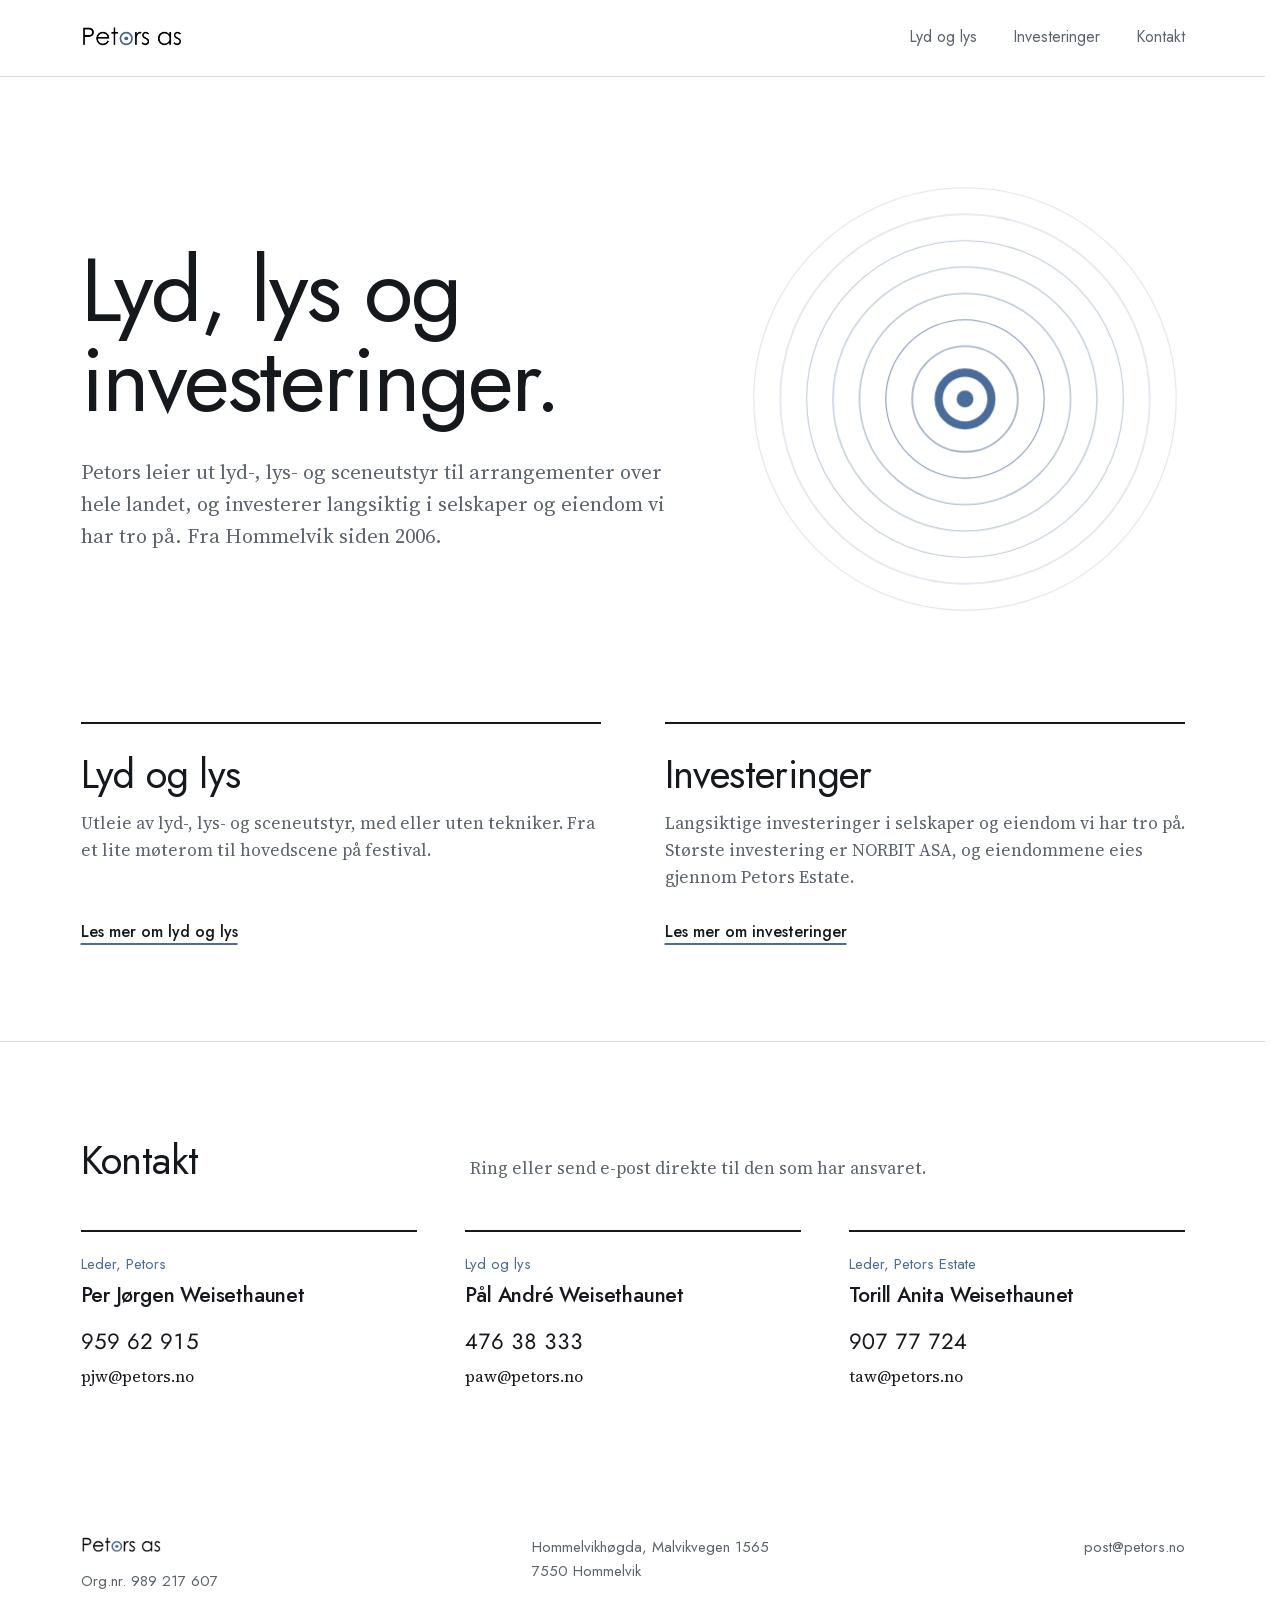
<file: index.html>
<!doctype html>
<html lang="nb">
<head>
<meta charset="utf-8">
<meta name="viewport" content="width=device-width,initial-scale=1">
<title>Petors — lyd, lys og investeringer</title>
<meta name="description" content="Petors leier ut lyd-, lys- og sceneutstyr og investerer langsiktig i selskaper og eiendom vi har tro på. Hommelvik, siden 2006.">
<link rel="icon" href="mark.svg" type="image/svg+xml">
<link rel="canonical" href="https://paalis.github.io/Petors/">
<meta property="og:type" content="website">
<meta property="og:site_name" content="Petors">
<meta property="og:locale" content="nb_NO">
<meta property="og:title" content="Petors — lyd, lys og investeringer">
<meta property="og:description" content="Petors leier ut lyd-, lys- og sceneutstyr og investerer langsiktig i selskaper og eiendom vi har tro på. Hommelvik, siden 2006.">
<meta property="og:url" content="https://paalis.github.io/Petors/">
<meta property="og:image" content="https://paalis.github.io/Petors/img/og.jpg">
<meta property="og:image:width" content="1200">
<meta property="og:image:height" content="630">
<meta property="og:image:alt" content="Petors-merket med teksten Lyd, lys og investeringer.">
<meta name="twitter:card" content="summary_large_image">
<script type="application/ld+json">
{
 "@context": "https://schema.org",
 "@type": "Organization",
 "name": "Petors AS",
 "url": "https://paalis.github.io/Petors/",
 "logo": "https://paalis.github.io/Petors/logo.webp",
 "image": "https://paalis.github.io/Petors/img/og.jpg",
 "foundingDate": "2006-02-11",
 "taxID": "989217607",
 "email": "post@petors.no",
 "address": {
  "@type": "PostalAddress",
  "streetAddress": "Hommelvikhøgda, Malvikvegen 1565",
  "postalCode": "7550",
  "addressLocality": "Hommelvik",
  "addressCountry": "NO"
 },
 "contactPoint": [
  {
   "@type": "ContactPoint",
   "contactType": "Lyd og lys",
   "telephone": "+47 476 38 333",
   "email": "paw@petors.no",
   "areaServed": "NO",
   "availableLanguage": "nb"
  },
  {
   "@type": "ContactPoint",
   "contactType": "Investeringer",
   "telephone": "+47 959 62 915",
   "email": "pjw@petors.no",
   "areaServed": "NO",
   "availableLanguage": "nb"
  },
  {
   "@type": "ContactPoint",
   "contactType": "Eiendom",
   "telephone": "+47 907 77 724",
   "email": "taw@petors.no",
   "areaServed": "NO",
   "availableLanguage": "nb"
  }
 ]
}
</script>
<link rel="preload" href="fonts/jost-latin.woff2" as="font" type="font/woff2" crossorigin>
<link rel="preload" href="fonts/source-serif-4-latin.woff2" as="font" type="font/woff2" crossorigin>
<script>
  // intro: én gang per besøk, ikke ved redusert bevegelse
  try{if(!sessionStorage.getItem('petors-intro')&&!matchMedia('(prefers-reduced-motion: reduce)').matches)document.documentElement.classList.add('intro-playing','intro-waves')}catch(e){}
</script>
<link rel="stylesheet" href="styles.css?v=10">
<style>
  .hero{padding:clamp(48px,8vw,104px) 0 clamp(56px,8vw,104px)}
  .hero .wrap{display:grid;grid-template-columns:minmax(0,7fr) minmax(0,5fr);gap:48px;align-items:center}
  .hero h1{margin-bottom:32px}
  .hero .rings{max-width:460px;justify-self:end}

  .doors .wrap{display:grid;grid-template-columns:repeat(2,minmax(0,1fr));gap:48px 64px}
  .door{border-top:2px solid var(--ink);padding-top:28px;display:flex;flex-direction:column}
  .door h2{margin-bottom:14px}
  .door h2 a{text-decoration:none}
  .door h2 a:hover{color:var(--blue)}
  .door > p{color:var(--ink-2);margin-bottom:28px}
  .door .link{margin-top:auto;align-self:flex-start}

  @media (max-width:900px){
    .hero .wrap{grid-template-columns:1fr;gap:8px}
    .hero{padding-top:32px}
    .hero .rings{order:-1;max-width:180px;justify-self:start;margin-bottom:24px}
    .doors .wrap{grid-template-columns:1fr;gap:64px}
  }
  .door-visual{display:none}
  @media (max-width:600px){
    /* første skjerm: merket stort i toppen, overskriften nederst */
    .hero{position:relative;overflow:hidden;padding:0}
    .hero .wrap{min-height:min(calc(100svh - 60px - 64px - env(safe-area-inset-bottom)),720px);align-content:end;padding-bottom:40px}
    .hero .rings{position:absolute;top:-80px;right:-150px;width:500px;max-width:none;margin:0;
      -webkit-mask-image:linear-gradient(to bottom,#000 50%,transparent 88%);mask-image:linear-gradient(to bottom,#000 50%,transparent 88%)}
    .hero h1{font-size:clamp(48px,15vw,64px);margin-bottom:20px}

    /* inngangene som kort; hele kortet kan trykkes */
    .doors .wrap{gap:16px}
    .door{position:relative;border-top:0;padding:0;background:var(--mist);border-radius:20px;overflow:hidden}
    .door > :not(.door-visual){margin-left:22px;margin-right:22px}
    .door h2{margin-top:22px;margin-bottom:8px;font-size:32px}
    .door h2 a::after{content:"";position:absolute;inset:0;border-radius:20px}
    .door > p{margin-bottom:6px;font-size:16px}
    .door .link{margin-bottom:14px}
    .door-visual{display:block;height:168px;background:#e3e8ee}
    .door-visual img{width:100%;height:100%;object-fit:cover}
    .door-visual--rings{background:var(--rings) no-repeat 50% 50%/300px,#e3e8ee}
    .door:active{background:#e6eaef}
  }
  /* intro: merket tegnes midt på skjermen og glir på plass i hero */
  .intro{display:none}
  .intro-playing .intro{display:block;position:fixed;inset:0;z-index:100;background:var(--paper);cursor:pointer}
  .intro svg{position:absolute;overflow:visible}
  .intro-waves .rings .wave{animation-play-state:paused}
  .intro-playing .hero .rings .mark,.intro-playing .hero .rings .core{opacity:0}
  html{scrollbar-gutter:stable}
  .intro-playing body{overflow:hidden}
</style>
</head>
<body>

<div class="intro" aria-hidden="true">
  <svg viewBox="0 0 600 600">
    <circle class="mark" cx="300" cy="300" r="36" fill="none" stroke="#4a6c9b" stroke-width="11" transform="rotate(-90 300 300)"/>
    <circle class="core" cx="300" cy="300" r="11.5" fill="#4a6c9b"/>
  </svg>
</div>

<nav class="site-nav" aria-label="Hovedmeny">
  <div class="wrap">
    <a href="index.html" class="brand"><img src="logo.webp" width="400" height="110" alt="Petors as – til forsiden"></a>
    <div class="nav-links">
      <a href="lyd-og-lys.html">Lyd og lys</a>
      <a href="investeringer.html">Investeringer</a>
      <a href="kontakt.html">Kontakt</a>
    </div>
  </div>
</nav>

<main>
  <header class="hero">
    <div class="wrap">
      <div>
        <h1>Lyd, lys og investeringer.</h1>
        <p class="lede">Petors leier ut lyd-, lys- og sceneutstyr til arrangementer over hele landet, og investerer langsiktig i selskaper og eiendom vi har tro på. Fra Hommelvik siden 2006.</p>
      </div>
      <svg class="rings" viewBox="0 0 600 600" aria-hidden="true">
        <circle class="wave" cx="300" cy="300" r="288" style="--i:6;--o:.18"/>
        <circle class="wave" cx="300" cy="300" r="252" style="--i:5;--o:.26"/>
        <circle class="wave" cx="300" cy="300" r="216" style="--i:4;--o:.34"/>
        <circle class="wave" cx="300" cy="300" r="180" style="--i:3;--o:.44"/>
        <circle class="wave" cx="300" cy="300" r="144" style="--i:2;--o:.54"/>
        <circle class="wave" cx="300" cy="300" r="108" style="--i:1;--o:.66"/>
        <circle class="wave" cx="300" cy="300" r="72"  style="--i:0;--o:.8"/>
        <circle class="mark" cx="300" cy="300" r="36" stroke-width="11"/>
        <circle class="core" cx="300" cy="300" r="11.5"/>
      </svg>
    </div>
  </header>

  <section class="doors" aria-label="Våre virksomheter">
    <div class="wrap">
      <article class="door">
        <div class="door-visual door-visual--rings" aria-hidden="true"></div>
        <h2><a href="lyd-og-lys.html">Lyd og lys</a></h2>
        <p>Utleie av lyd-, lys- og sceneutstyr, med eller uten tekniker. Fra et lite møterom til hovedscene på festival.</p>
        <a class="link" href="lyd-og-lys.html">Les mer om lyd og lys</a>
      </article>

      <article class="door">
        <div class="door-visual" aria-hidden="true"><img src="img/dbc.webp" width="1000" height="580" alt="" loading="lazy"></div>
        <h2><a href="investeringer.html">Investeringer</a></h2>
        <p>Langsiktige investeringer i selskaper og eiendom vi har tro på. Største investering er NORBIT ASA, og eiendommene eies gjennom Petors Estate.</p>
        <a class="link" href="investeringer.html">Les mer om investeringer</a>
      </article>
    </div>
  </section>

  <section class="section" style="margin-top:clamp(56px,8vw,96px)">
    <div class="wrap">
      <div class="section-head">
        <h2>Kontakt</h2>
        <p>Ring eller send e-post direkte til den som har ansvaret.</p>
      </div>
      <div class="people">
        <div class="person">
          <div class="role">Leder, Petors</div>
          <h3>Per Jørgen Weisethaunet</h3>
          <a class="tel" href="tel:+4795962915">959 62 915</a>
          <a href="mailto:pjw@petors.no">pjw@petors.no</a>
        </div>
        <div class="person">
          <div class="role">Lyd og lys</div>
          <h3>Pål André Weisethaunet</h3>
          <a class="tel" href="tel:+4747638333">476 38 333</a>
          <a href="mailto:paw@petors.no">paw@petors.no</a>
        </div>
        <div class="person">
          <div class="role">Leder, Petors Estate</div>
          <h3>Torill Anita Weisethaunet</h3>
          <a class="tel" href="tel:+4790777724">907 77 724</a>
          <a href="mailto:taw@petors.no">taw@petors.no</a>
        </div>
      </div>
    </div>
  </section>
</main>

<footer class="site-foot">
  <div class="wrap">
    <div>
      <img src="logo.webp" width="400" height="110" alt="Petors as">
      <div>Org.nr. 989 217 607</div>
    </div>
    <address>Hommelvikhøgda, Malvikvegen 1565<br>7550 Hommelvik</address>
    <div><a href="mailto:post@petors.no">post@petors.no</a></div>
  </div>
</footer>

<script>
(function(){
  var root=document.documentElement;
  if(!root.classList.contains('intro-playing'))return;
  var ov=document.querySelector('.intro'),svg=ov.querySelector('svg'),
      ring=svg.querySelector('.mark'),dot=svg.querySelector('.core'),
      hero=document.querySelector('.hero .rings'),done=false,anims=[];
  var SMOOTH='cubic-bezier(.22,1,.36,1)';          // myk utbremsing
  function finish(){
    if(done)return;done=true;
    anims.forEach(function(a){a.cancel()});
    try{sessionStorage.setItem('petors-intro','1')}catch(e){}
    root.classList.remove('intro-playing','intro-waves');ov.remove();
  }
  if(!ov.animate||!hero){finish();return}
  ov.addEventListener('click',finish);
  addEventListener('keydown',finish,{once:true});

  // merket tegnes stort og skaleres ned til hero-størrelse, så det holder seg skarpt
  var cx=innerWidth/2,cy=innerHeight/2,heroW=hero.getBoundingClientRect().width;
  var big=Math.max(heroW,Math.min(3,130/(heroW*83/600))*heroW);  // merket ca. 130 px bredt midt på
  svg.style.width=svg.style.height=big+'px';
  svg.style.left=(cx-big/2)+'px';svg.style.top=(cy-big/2)+'px';
  svg.style.willChange='transform';

  var C=2*Math.PI*36;
  dot.style.transformOrigin='300px 300px';
  anims.push(dot.animate([{opacity:0,transform:'scale(.5)'},{opacity:1,transform:'scale(1)'}],
    {duration:600,easing:SMOOTH,fill:'both'}));
  anims.push(ring.animate([{strokeDasharray:C,strokeDashoffset:C},{strokeDasharray:C,strokeDashoffset:0}],
    {duration:750,delay:80,easing:SMOOTH,fill:'both'}));

  // bevegelse og fade starter samtidig som ringen lukker seg, og slutter likt
  var wait=new Promise(function(r){setTimeout(r,620)});
  var fonts=document.fonts?document.fonts.ready:Promise.resolve();
  Promise.all([wait,Promise.race([fonts,new Promise(function(r){setTimeout(r,900)})])]).then(function(){
    if(done)return;
    var r=hero.getBoundingClientRect();
    var onScreen=r.bottom>0&&r.top<innerHeight;
    var D=900;
    if(onScreen){
      var dx=r.left+r.width/2-cx,dy=r.top+r.height/2-cy;
      anims.push(svg.animate([{transform:'none'},{transform:'translate('+dx+'px,'+dy+'px) scale('+(r.width/big)+')'}],
        {duration:D,easing:'cubic-bezier(.6,0,.2,1)',fill:'forwards'}));
      // ringene i hero starter mens merket setter seg
      setTimeout(function(){root.classList.remove('intro-waves')},D-250);
    } else {
      anims.push(svg.animate([{opacity:1},{opacity:0}],{duration:D,easing:'ease-out',fill:'forwards'}));
    }
    var fade=ov.animate([{backgroundColor:'rgba(255,255,255,1)'},{backgroundColor:'rgba(255,255,255,0)'}],
      {duration:D-200,delay:200,easing:'cubic-bezier(.4,0,.2,1)',fill:'forwards'});
    anims.push(fade);
    fade.onfinish=finish;
  });
})();
</script>
<script>
// merket i hero følger musen litt, og ringene sprer seg når man scroller
(function(){
  if(matchMedia('(prefers-reduced-motion: reduce)').matches)return;
  var svg=document.querySelector('.hero .rings');if(!svg)return;
  var root=document.documentElement,
      mark=svg.querySelector('.mark'),core=svg.querySelector('.core'),
      waves=[].slice.call(svg.querySelectorAll('.wave')),
      base=waves.map(function(w){return +w.getAttribute('r')});
  var tx=0,ty=0,ts=0,x=0,y=0,s=0,raf=0;

  function kick(){if(!raf)raf=requestAnimationFrame(step)}
  function step(){
    raf=0;
    // under introen står merket i ro; etterpå glir det mykt mot musen
    if(root.classList.contains('intro-playing')){kick();return}
    x+=(tx-x)*.08;y+=(ty-y)*.08;s+=(ts-s)*.12;
    {
      core.setAttribute('cx',300+x*16);core.setAttribute('cy',300+y*16);
      mark.setAttribute('cx',300+x*9);mark.setAttribute('cy',300+y*9);
      waves.forEach(function(w,i){
        var depth=1-base[i]/300;                         // indre ringer beveger seg mest
        w.setAttribute('cx',300+x*10*depth);w.setAttribute('cy',300+y*10*depth);
        w.setAttribute('r',base[i]*(1+s*.45*(base[i]/300)));
      });
    }
    if(Math.abs(tx-x)>.001||Math.abs(ty-y)>.001||Math.abs(ts-s)>.001)kick();
  }

  addEventListener('pointermove',function(e){
    if(e.pointerType!=='mouse')return;
    var r=svg.getBoundingClientRect(),dx=e.clientX-(r.left+r.width/2),dy=e.clientY-(r.top+r.height/2),
        d=Math.hypot(dx,dy)||1,k=Math.min(1,d/700);
    tx=dx/d*k;ty=dy/d*k;kick();
  },{passive:true});
  document.addEventListener('mouseleave',function(){tx=ty=0;kick()});
  function onScroll(){ts=Math.min(1,Math.max(0,scrollY/(innerHeight*.8)));kick()}
  addEventListener('scroll',onScroll,{passive:true});
  onScroll();
})();
</script>
</body>
</html>
</file>
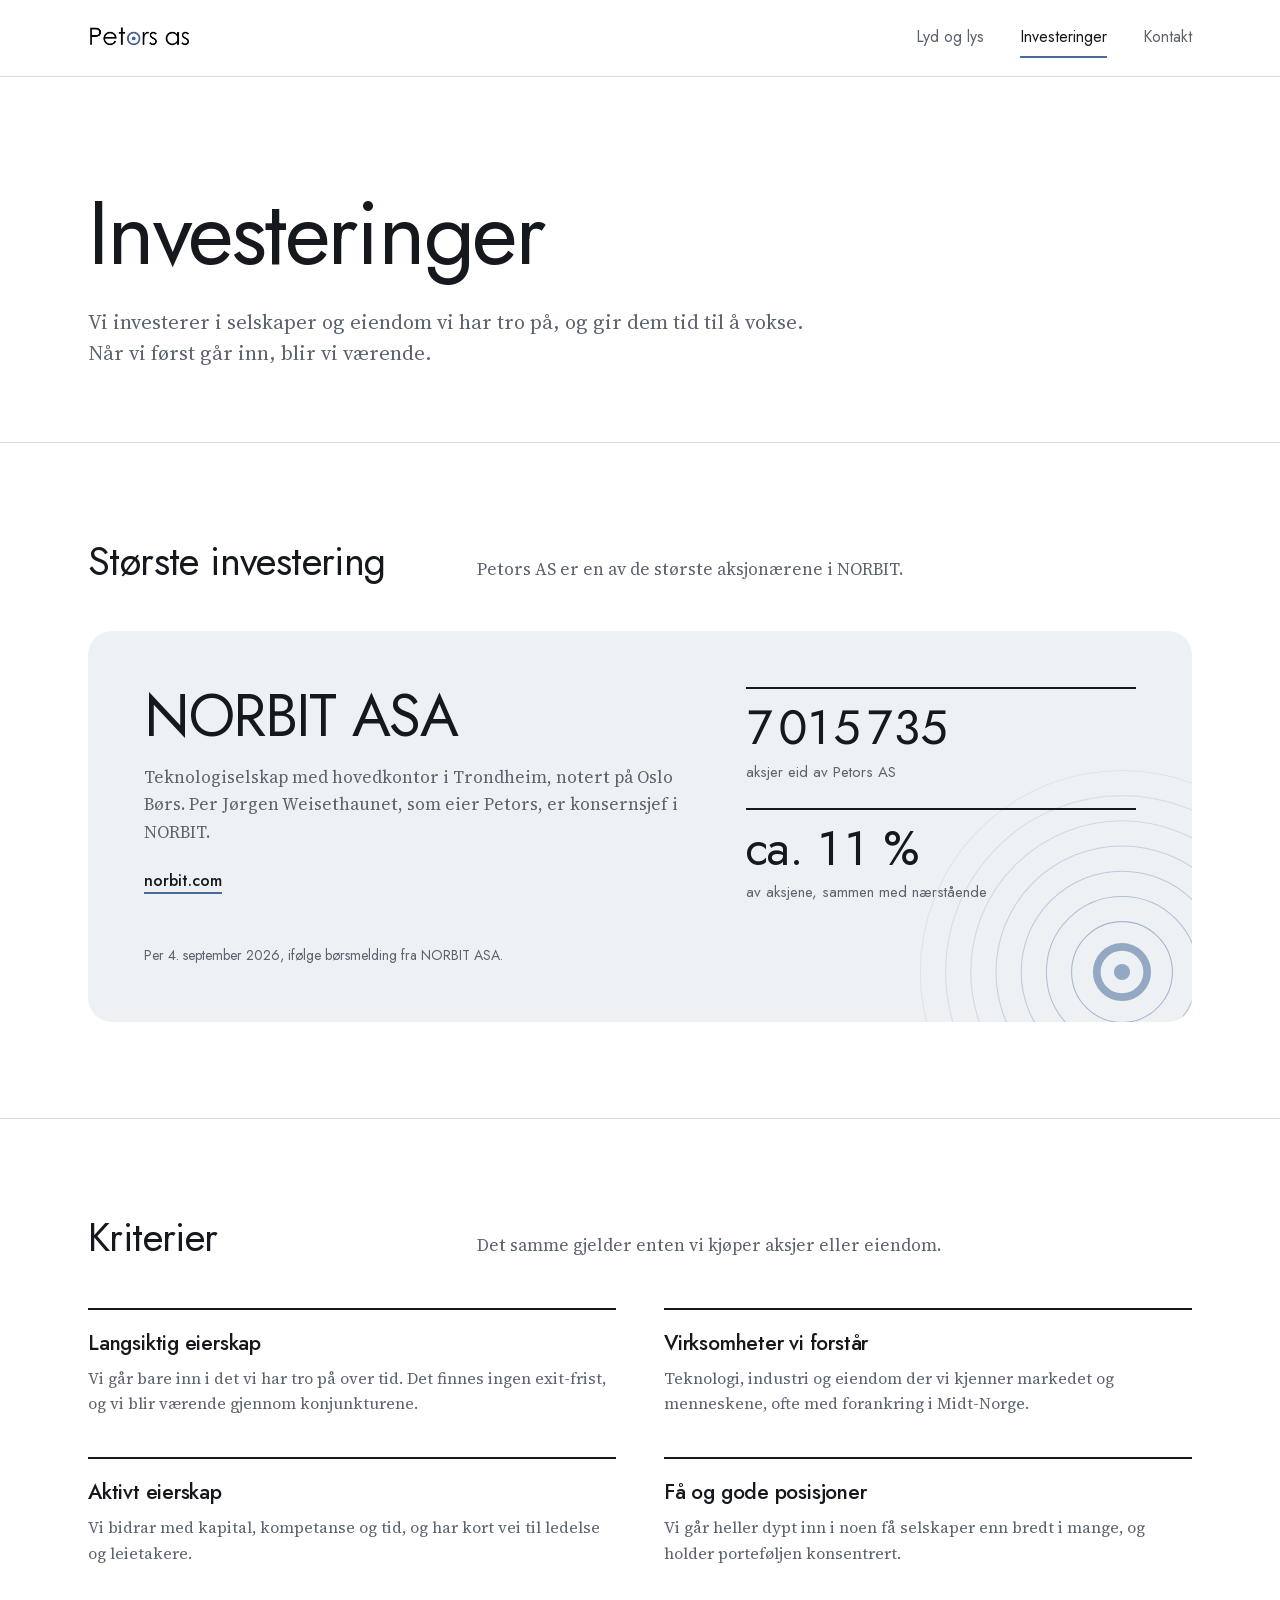
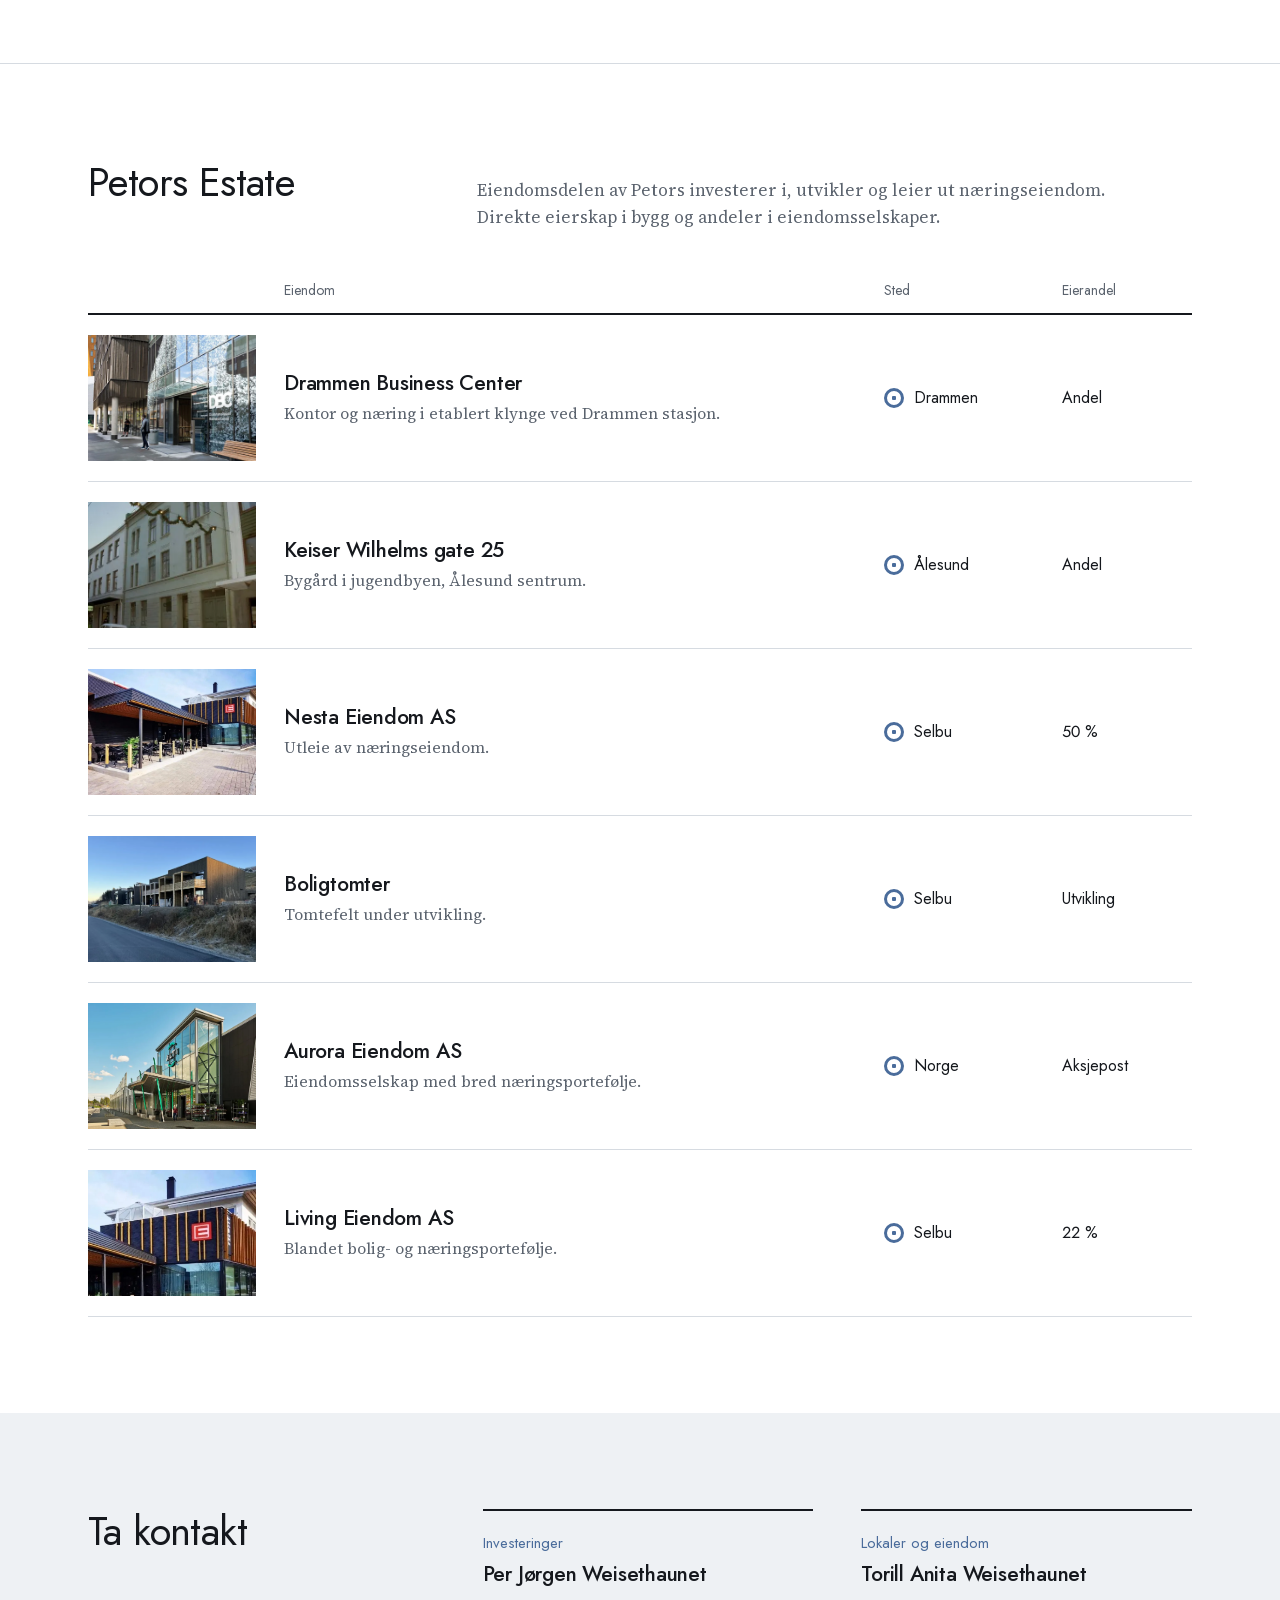
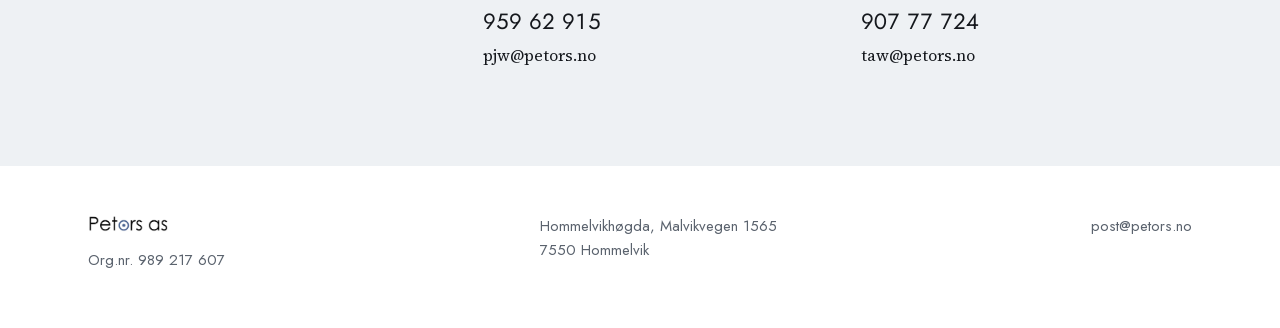
<file: eiendom.html>
<!doctype html>
<html lang="no">
<head>
<meta charset="utf-8">
<title>Investeringer — Petors</title>
<meta http-equiv="refresh" content="0; url=investeringer.html#eiendom">
<link rel="canonical" href="investeringer.html">
</head>
<body>
<p>Eiendom har flyttet til <a href="investeringer.html#eiendom">Investeringer</a>.</p>
</body>
</html>
</file>
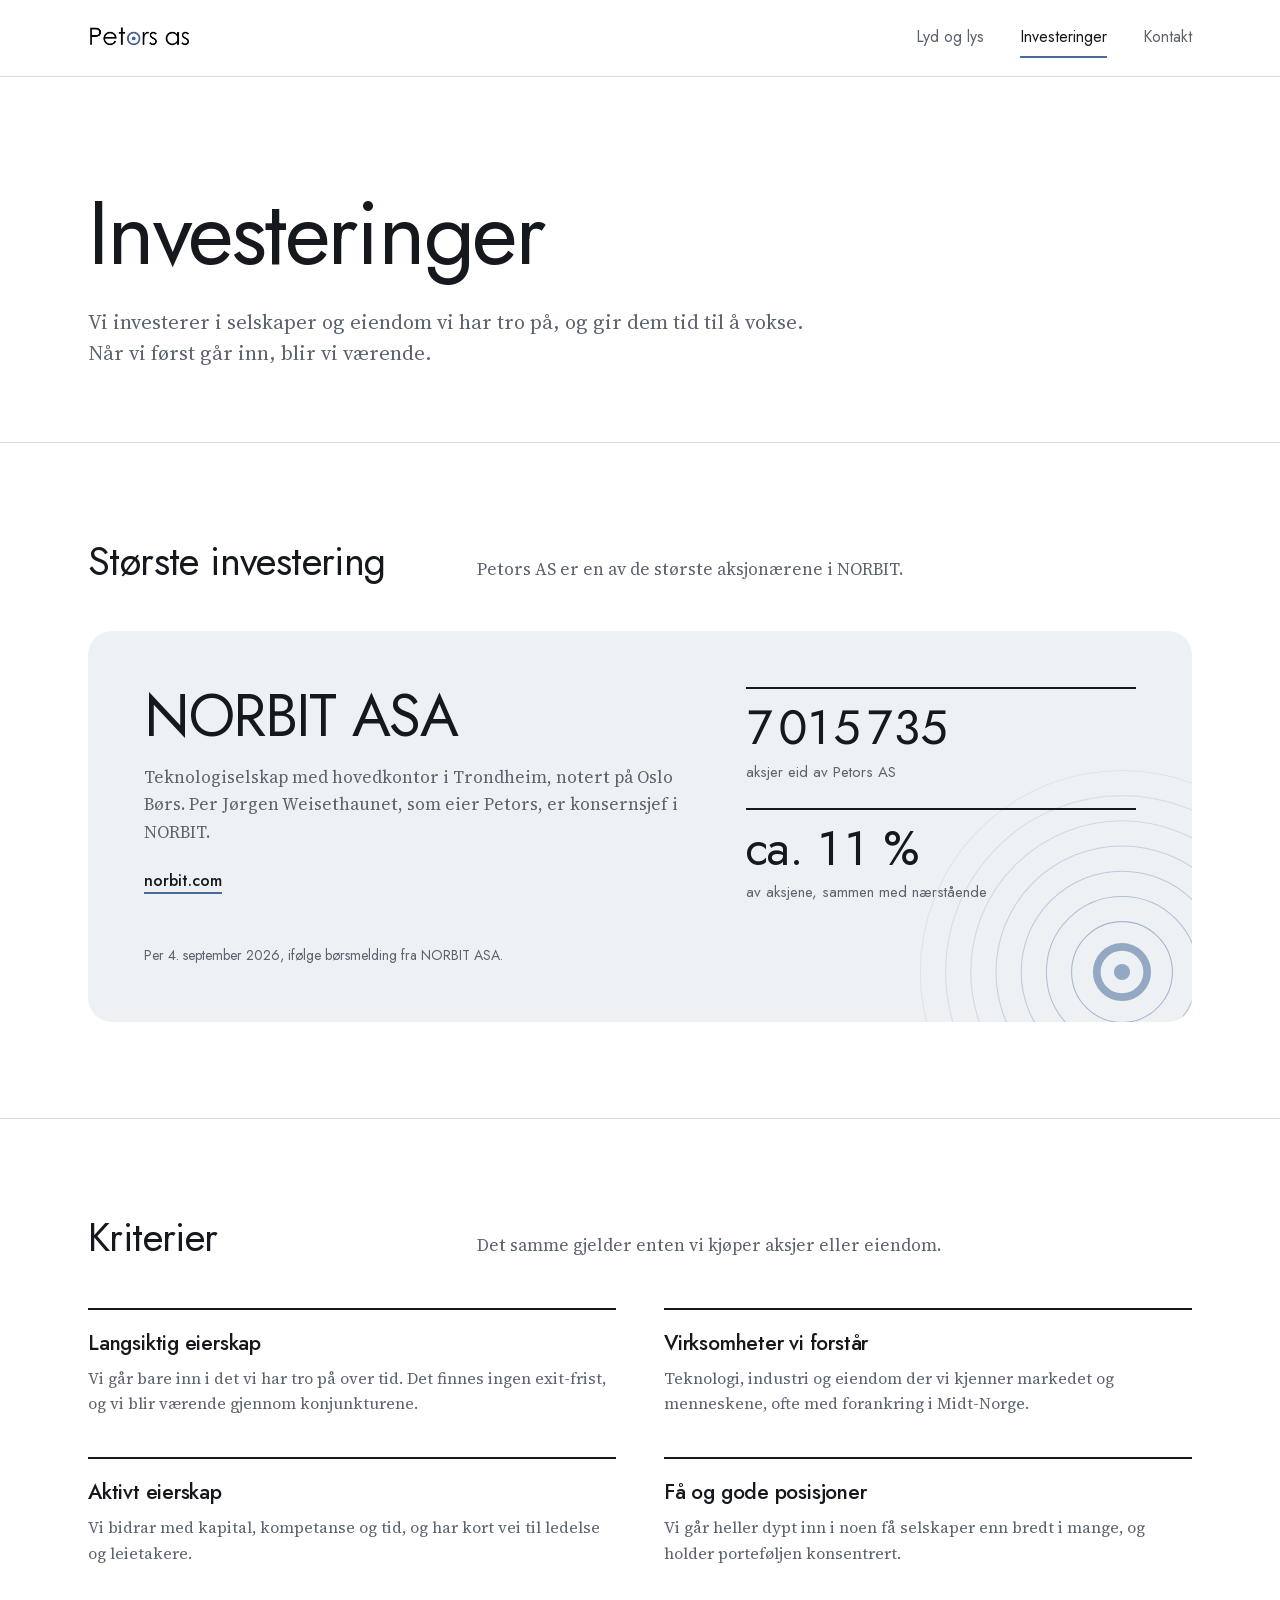
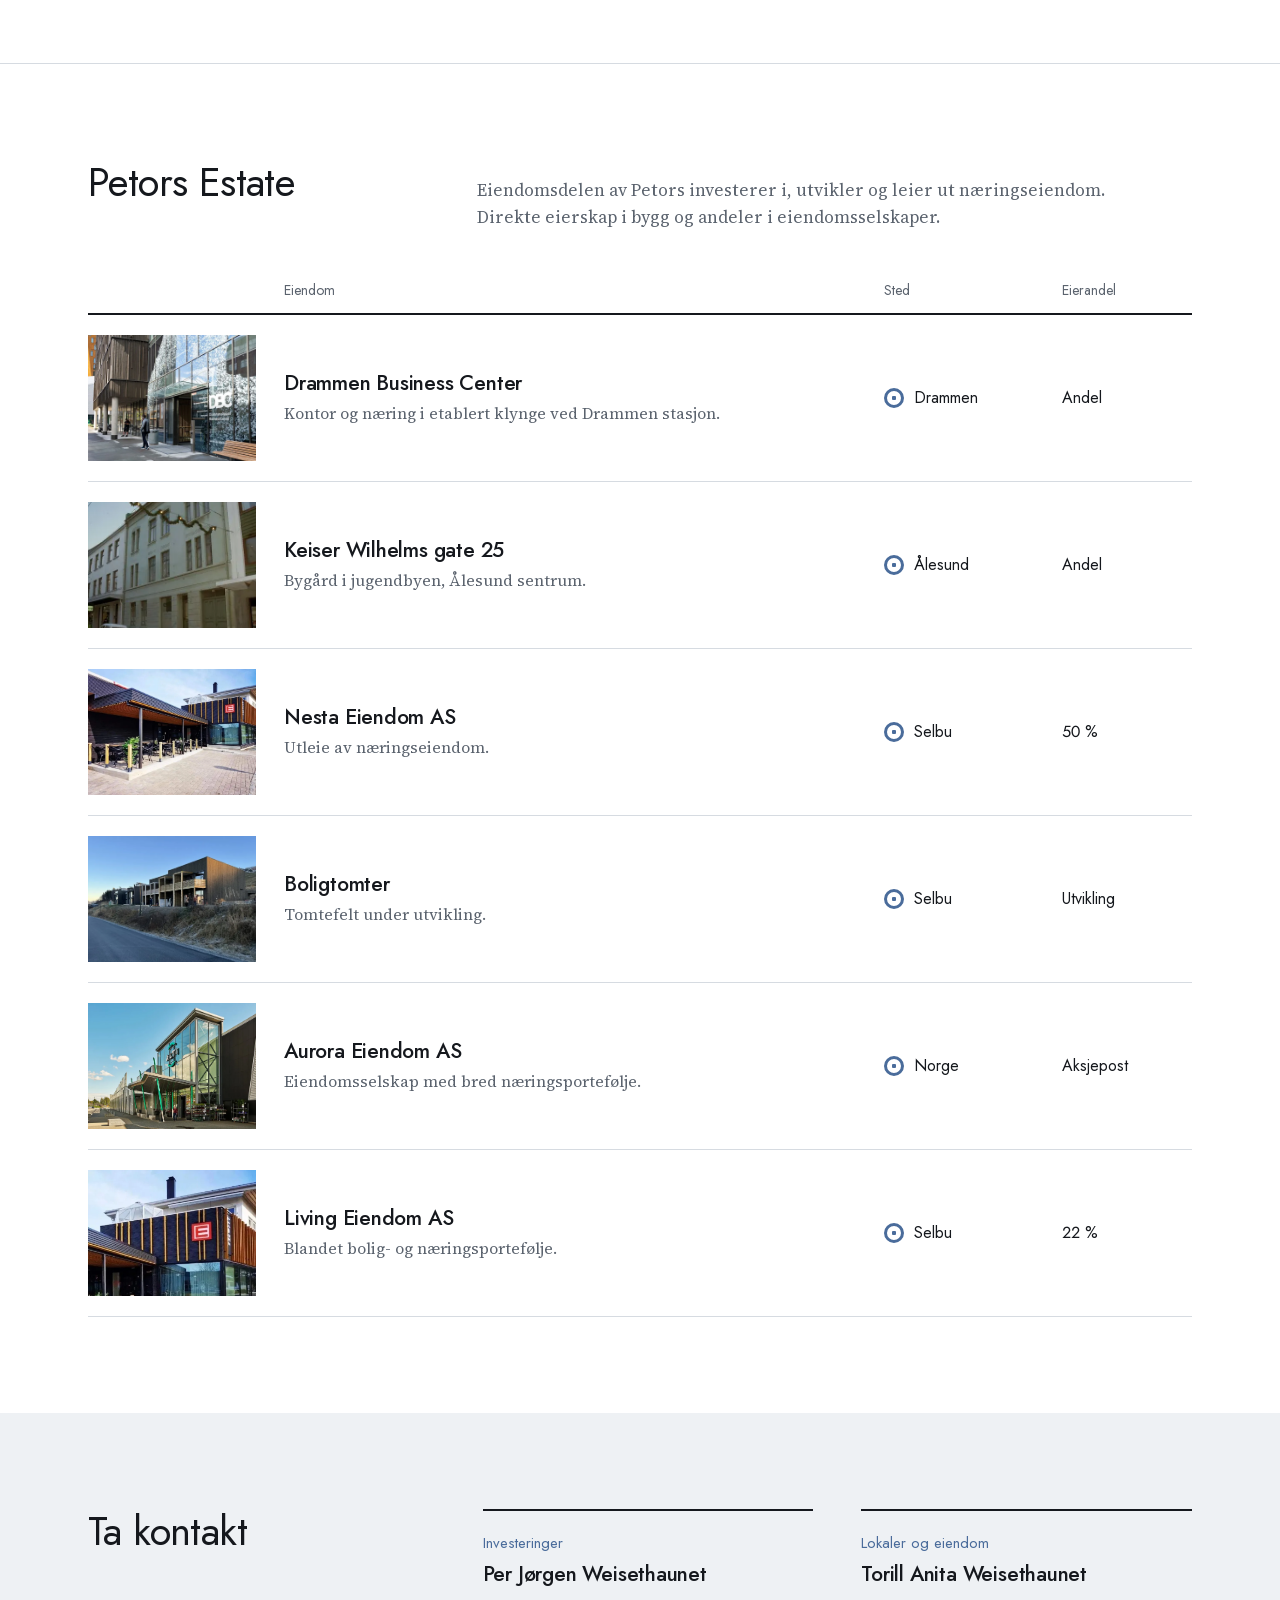
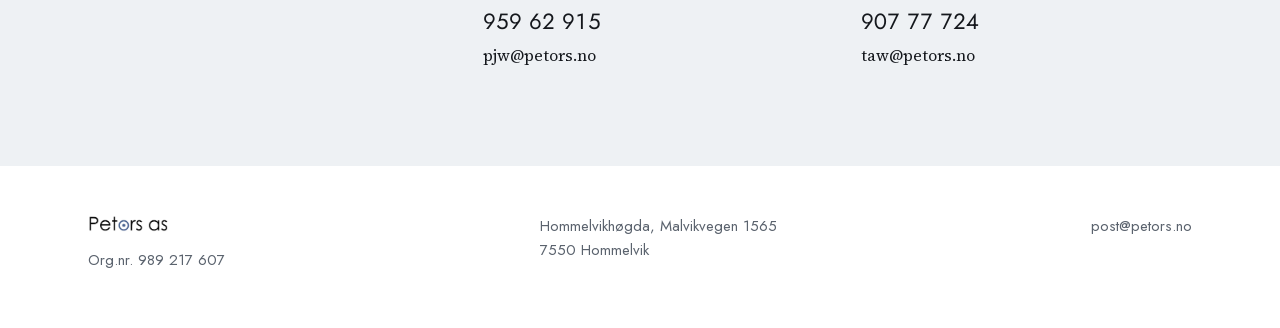
<file: investeringer.html>
<!doctype html>
<html lang="nb">
<head>
<meta charset="utf-8">
<meta name="viewport" content="width=device-width,initial-scale=1">
<title>Investeringer — Petors</title>
<meta name="description" content="Petors investerer langsiktig i selskaper og eiendom vi har tro på. Største investering er NORBIT ASA. Eiendommene eies gjennom Petors Estate.">
<link rel="icon" href="mark.svg" type="image/svg+xml">
<link rel="canonical" href="https://paalis.github.io/Petors/investeringer.html">
<meta property="og:type" content="website">
<meta property="og:site_name" content="Petors">
<meta property="og:locale" content="nb_NO">
<meta property="og:title" content="Investeringer — Petors">
<meta property="og:description" content="Petors investerer langsiktig i selskaper og eiendom vi har tro på. Største investering er NORBIT ASA. Eiendommene eies gjennom Petors Estate.">
<meta property="og:url" content="https://paalis.github.io/Petors/investeringer.html">
<meta property="og:image" content="https://paalis.github.io/Petors/img/og.jpg">
<meta property="og:image:width" content="1200">
<meta property="og:image:height" content="630">
<meta property="og:image:alt" content="Petors-merket med teksten Lyd, lys og investeringer.">
<meta name="twitter:card" content="summary_large_image">
<link rel="preload" href="fonts/jost-latin.woff2" as="font" type="font/woff2" crossorigin>
<link rel="preload" href="fonts/source-serif-4-latin.woff2" as="font" type="font/woff2" crossorigin>
<link rel="stylesheet" href="styles.css?v=10">
<style>
  .register{list-style:none;border-bottom:1px solid var(--rule)}
  .register-head,.asset{
    display:grid;grid-template-columns:168px minmax(0,1fr) 150px 130px;
    gap:28px;align-items:center;
  }
  .register-head{
    font-family:var(--sans);font-size:14px;color:var(--ink-2);
    padding-bottom:12px;border-bottom:2px solid var(--ink);
  }
  .register-head span:first-child{grid-column:2}
  .asset{padding:20px 0;border-top:1px solid var(--rule)}
  .asset:first-child{border-top:0}
  .asset img{width:168px;aspect-ratio:4/3;object-fit:cover;background:var(--mist)}
  .asset h3{margin-bottom:4px}
  .asset p{font-size:16px;color:var(--ink-2)}
  .asset .place,.asset .share{font-family:var(--sans);font-size:16px}
  .asset .share{font-variant-numeric:tabular-nums}

  /* stedsmarkør: merket i miniatyr */
  .place{display:flex;align-items:center;gap:10px}
  .place::before{
    content:"";flex:none;width:14px;height:14px;border-radius:50%;
    border:3px solid var(--blue);
    background:radial-gradient(circle,var(--blue) 0 2px,transparent 2.5px);
  }

  .criteria h3{margin-bottom:10px}

  /* største investering */
  .feature{
    position:relative;overflow:hidden;background:var(--mist);border-radius:24px;
    display:grid;grid-template-columns:minmax(0,7fr) minmax(0,5fr);gap:40px 56px;
    padding:clamp(28px,5vw,56px);
  }
  .feature::after{
    content:"";position:absolute;right:-140px;bottom:-160px;width:420px;height:420px;
    background:var(--rings) no-repeat 0 0/100%;opacity:.55;pointer-events:none;
  }
  .feature > *{position:relative;z-index:1}
  .feature h3{font-size:clamp(36px,4.6vw,60px);font-weight:400;letter-spacing:-.025em;line-height:1;margin-bottom:18px}
  .feature p{color:var(--ink-2)}
  .feature .link{display:inline-block;margin-top:22px}
  .figures{display:grid;gap:24px;align-content:start}
  .figure{border-top:2px solid var(--ink);padding-top:14px}
  .figure b{display:block;font-family:var(--sans);font-weight:400;font-size:clamp(34px,4vw,48px);letter-spacing:-.02em;line-height:1.05;font-variant-numeric:tabular-nums}
  .figure > span{display:block;font-family:var(--sans);font-size:15px;color:var(--ink-2);margin-top:6px}
  .source{grid-column:1/-1;font-family:var(--sans);font-size:14px;color:var(--ink-2)}

  .criteria{grid-template-columns:repeat(2,minmax(0,1fr))}


  /* aksjekurs */
  .quote .change{font-weight:500;color:var(--ink)}
  .quote .change.up{color:#2c7a4b}
  .quote .change.down{color:#b0413e}

  /* kontakt nederst: to personer side om side */
  .closing .contact-wrap{grid-template-columns:minmax(0,4fr) minmax(0,8fr);align-items:start}
  .contact-pair{display:grid;grid-template-columns:repeat(2,minmax(0,1fr));gap:32px 48px}

  @media (max-width:900px){
    .register-head{display:none}
    .asset{grid-template-columns:120px minmax(0,1fr);gap:8px 20px;align-items:start}
    .asset img{width:120px;grid-row:span 3}
    .asset .place,.asset .share{grid-column:2}
    .asset .share::before{content:"Eierandel: ";color:var(--ink-2)}
  }
  @media (max-width:900px){
    .closing .contact-wrap{grid-template-columns:1fr}
    .feature{grid-template-columns:1fr;border-radius:20px}
    .feature::after{width:300px;height:300px;right:-120px;bottom:-130px}
  }
  @media (max-width:600px){
    .criteria{grid-template-columns:1fr}
    .contact-pair{grid-template-columns:1fr}
    /* portefølje som kort med bilde i full bredde */
    .register{border-bottom:0}
    .asset{display:block;padding:0;margin-bottom:32px;border-top:0}
    .asset img{width:100%;height:auto;aspect-ratio:16/10;border-radius:16px;margin-bottom:14px}
    .asset h3{font-size:21px}
    .asset p{margin-bottom:10px}
    .asset .place,.asset .share{display:inline-flex;margin-right:18px}
    .asset .share::before{margin-right:.3em}
  }
</style>
</head>
<body>

<nav class="site-nav" aria-label="Hovedmeny">
  <div class="wrap">
    <a href="index.html" class="brand"><img src="logo.webp" width="400" height="110" alt="Petors as – til forsiden"></a>
    <div class="nav-links">
      <a href="lyd-og-lys.html">Lyd og lys</a>
      <a href="investeringer.html" aria-current="page">Investeringer</a>
      <a href="kontakt.html">Kontakt</a>
    </div>
  </div>
</nav>

<main>
  <header class="page-head">
    <div class="wrap">
      <h1>Investeringer</h1>
      <p class="lede">Vi investerer i selskaper og eiendom vi har tro på, og gir dem tid til å vokse. Når vi først går inn, blir vi værende.</p>
    </div>
  </header>

  <section class="section">
    <div class="wrap">
      <div class="section-head">
        <h2>Største investering</h2>
        <p>Petors AS er en av de største aksjonærene i NORBIT.</p>
      </div>
      <article class="feature">
        <div>
          <h3>NORBIT ASA</h3>
          <p>Teknologiselskap med hovedkontor i Trondheim, notert på Oslo Børs. Per Jørgen Weisethaunet, som eier Petors, er konsernsjef i NORBIT.</p>
          <a class="link" href="https://norbit.com" rel="noopener">norbit.com</a>
        </div>
        <div class="figures">
          <div class="figure quote" id="norbit-quote" hidden aria-live="polite">
            <b>NOK <span data-price></span></b>
            <span><span class="change" data-change></span> <span data-period>i dag</span>. Sist oppdatert <span data-time></span>.</span>
          </div>
          <!-- ============ NORBIT-TALL: OPPDATER HER ============
               Antall aksjer, eierandel og dato (linjen «Per …» under) står kun her.
               Kilde: siste meldepliktige handel fra NORBIT ASA (newsweb.oslobors.no).
               Se README, avsnittet «Oppdatere NORBIT-tallene». -->
          <div class="figure"><b>7&#8239;015&#8239;735</b><span>aksjer eid av Petors AS</span></div>
          <div class="figure"><b>ca. 11&nbsp;%</b><span>av aksjene, sammen med nærstående</span></div>
        </div>
        <p class="source">Per 4. september 2026, ifølge børsmelding fra NORBIT ASA.</p>
        <!-- ============ /NORBIT-TALL ============ -->
      </article>
    </div>
  </section>

  <section class="section">
    <div class="wrap">
      <div class="section-head">
        <h2>Kriterier</h2>
        <p>Det samme gjelder enten vi kjøper aksjer eller eiendom.</p>
      </div>
      <div class="grid criteria">
        <div>
          <h3>Langsiktig eierskap</h3>
          <p>Vi går bare inn i det vi har tro på over tid. Det finnes ingen exit-frist, og vi blir værende gjennom konjunkturene.</p>
        </div>
        <div>
          <h3>Virksomheter vi forstår</h3>
          <p>Teknologi, industri og eiendom der vi kjenner markedet og menneskene, ofte med forankring i Midt-Norge.</p>
        </div>
        <div>
          <h3>Aktivt eierskap</h3>
          <p>Vi bidrar med kapital, kompetanse og tid, og har kort vei til ledelse og leietakere.</p>
        </div>
        <div>
          <h3>Få og gode posisjoner</h3>
          <p>Vi går heller dypt inn i noen få selskaper enn bredt i mange, og holder porteføljen konsentrert.</p>
        </div>
      </div>
    </div>
  </section>

  <section class="section" id="eiendom">
    <div class="wrap">
      <div class="section-head">
        <h2>Petors Estate</h2>
        <p>Eiendomsdelen av Petors investerer i, utvikler og leier ut næringseiendom. Direkte eierskap i bygg og andeler i eiendomsselskaper.</p>
      </div>

      <div class="register-head" aria-hidden="true">
        <span>Eiendom</span><span>Sted</span><span>Eierandel</span>
      </div>
      <ul class="register">
        <li class="asset">
          <img src="img/dbc.webp" width="1000" height="580" alt="Inngangen til Drammen Business Center" loading="lazy">
          <div><h3>Drammen Business Center</h3><p>Kontor og næring i etablert klynge ved Drammen stasjon.</p></div>
          <div class="place">Drammen</div>
          <div class="share">Andel</div>
        </li>
        <li class="asset">
          <img src="img/alesund-kwg25.webp" width="358" height="562" alt="Bygården i Keiser Wilhelms gate 25" loading="lazy">
          <div><h3>Keiser Wilhelms gate 25</h3><p>Bygård i jugendbyen, Ålesund sentrum.</p></div>
          <div class="place">Ålesund</div>
          <div class="share">Andel</div>
        </li>
        <li class="asset">
          <img src="img/e-laget-selbu.webp" width="1000" height="759" alt="E-laget i Selbu sentrum, med uteservering" loading="lazy">
          <div><h3>Nesta Eiendom AS</h3><p>Utleie av næringseiendom.</p></div>
          <div class="place">Selbu</div>
          <div class="share">50&nbsp;%</div>
        </li>
        <li class="asset">
          <img src="img/selbu-tomter.webp" width="1000" height="590" alt="Nye boliger på tomtefeltet i Selbu" loading="lazy">
          <div><h3>Boligtomter</h3><p>Tomtefelt under utvikling.</p></div>
          <div class="place">Selbu</div>
          <div class="share">Utvikling</div>
        </li>
        <li class="asset">
          <img src="img/aurora-eiendom.webp" width="1000" height="667" alt="Handelseiendom eid av Aurora Eiendom" loading="lazy">
          <div><h3>Aurora Eiendom AS</h3><p>Eiendomsselskap med bred næringsportefølje.</p></div>
          <div class="place">Norge</div>
          <div class="share">Aksjepost</div>
        </li>
        <li class="asset">
          <img src="img/e-laget-fasade.webp" width="617" height="462" alt="Fasaden på E-laget i Selbu" loading="lazy">
          <div><h3>Living Eiendom AS</h3><p>Blandet bolig- og næringsportefølje.</p></div>
          <div class="place">Selbu</div>
          <div class="share">22&nbsp;%</div>
        </li>
      </ul>
    </div>
  </section>

  <section class="closing">
    <div class="wrap contact-wrap">
      <h2>Ta kontakt</h2>
      <div class="contact-pair">
        <div class="person">
          <div class="role">Investeringer</div>
          <h3>Per Jørgen Weisethaunet</h3>
          <a class="tel" href="tel:+4795962915">959 62 915</a>
          <a href="mailto:pjw@petors.no?subject=Investeringer">pjw@petors.no</a>
        </div>
        <div class="person">
          <div class="role">Lokaler og eiendom</div>
          <h3>Torill Anita Weisethaunet</h3>
          <a class="tel" href="tel:+4790777724">907 77 724</a>
          <a href="mailto:taw@petors.no?subject=Lokaler">taw@petors.no</a>
        </div>
      </div>
    </div>
  </section>
</main>

<footer class="site-foot">
  <div class="wrap">
    <div>
      <img src="logo.webp" width="400" height="110" alt="Petors as">
      <div>Org.nr. 989 217 607</div>
    </div>
    <address>Hommelvikhøgda, Malvikvegen 1565<br>7550 Hommelvik</address>
    <div><a href="mailto:post@petors.no">post@petors.no</a></div>
  </div>
</footer>

<script>
// aksjekursen til NORBIT hentes fra en liten tjeneste på Vercel og oppdateres hvert minutt
(function(){
  var el=document.getElementById('norbit-quote');
  if(!el||!window.fetch)return;
  var API='https://petors-kurs.vercel.app/api/norbit';
  var num=new Intl.NumberFormat('nb-NO',{minimumFractionDigits:2,maximumFractionDigits:2});
  var pct=new Intl.NumberFormat('nb-NO',{minimumFractionDigits:1,maximumFractionDigits:1,signDisplay:'exceptZero'});
  var tid=new Intl.DateTimeFormat('nb-NO',{hour:'2-digit',minute:'2-digit',timeZone:'Europe/Oslo'});
  var dato=new Intl.DateTimeFormat('nb-NO',{day:'numeric',month:'short',timeZone:'Europe/Oslo'});
  function load(){
    fetch(API).then(function(r){return r.ok?r.json():Promise.reject(r.status)}).then(function(d){
      if(typeof d.price!=='number')return;
      el.querySelector('[data-price]').textContent=num.format(d.price);
      var c=el.querySelector('[data-change]');
      c.textContent=pct.format(d.changePercent)+' %';
      c.className='change'+(d.changePercent>0?' up':d.changePercent<0?' down':'');
      var t=new Date(d.time),idag=new Date().toDateString()===t.toDateString();
      el.querySelector('[data-period]').textContent=idag?'i dag':'siste handelsdag';
      el.querySelector('[data-time]').textContent=idag?'kl. '+tid.format(t):dato.format(t)+' kl. '+tid.format(t);
      el.hidden=false;
    }).catch(function(){});   // uten kurs vises bare de faste tallene
  }
  load();
  setInterval(function(){if(!document.hidden)load()},60000);
})();
</script>
</body>
</html>
</file>
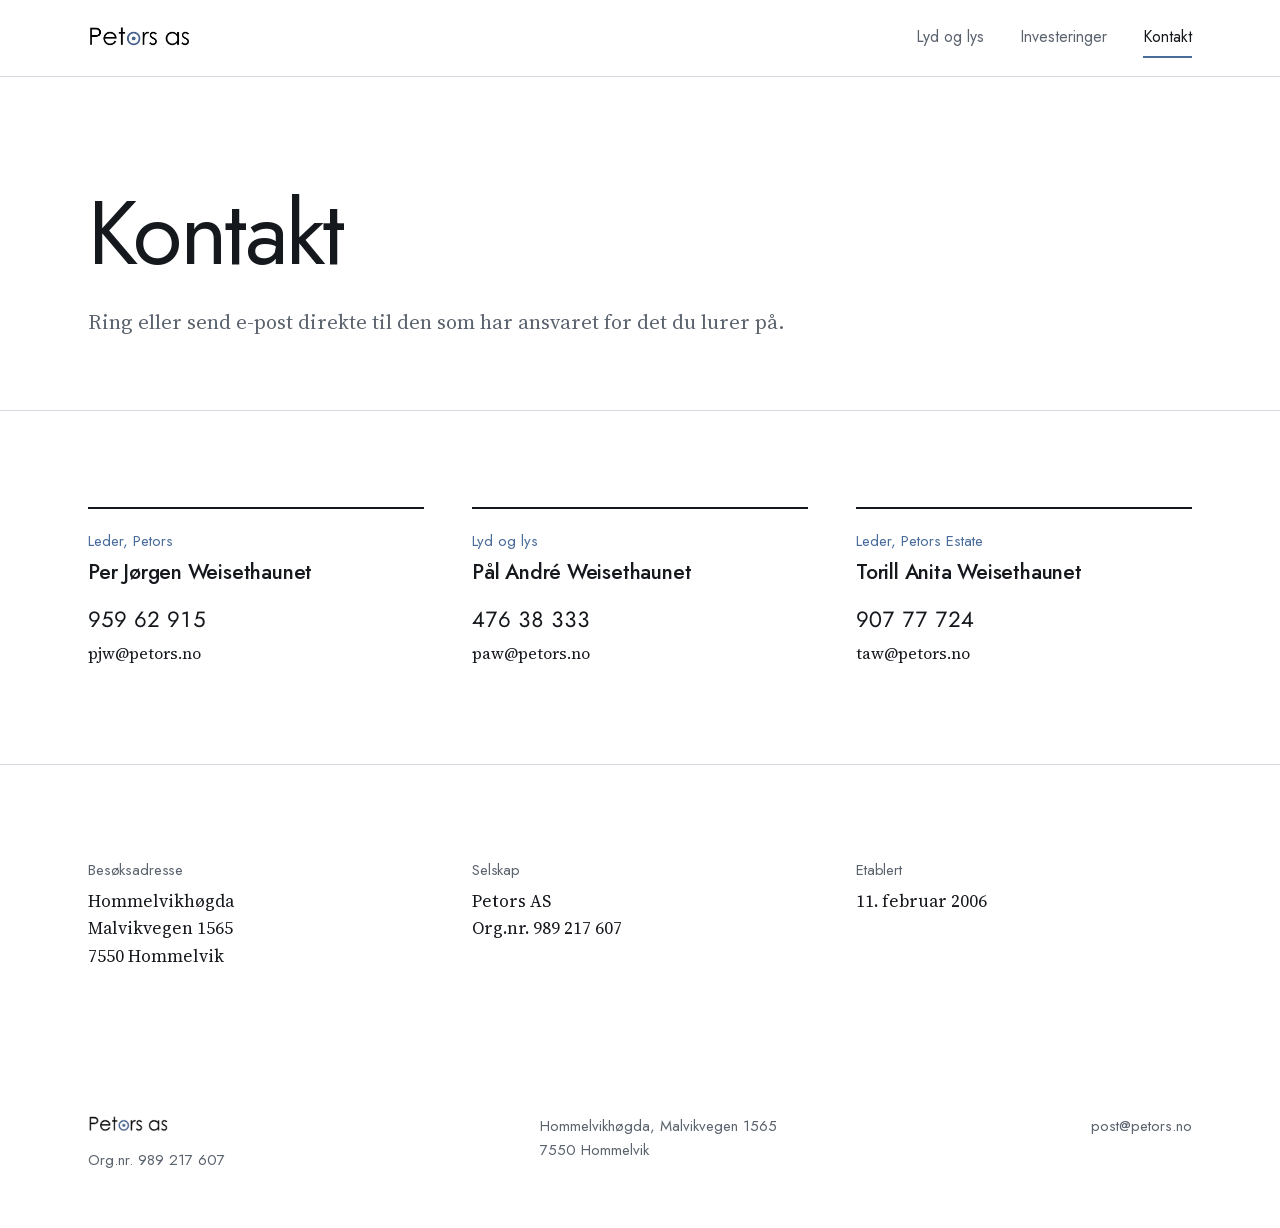
<file: kontakt.html>
<!doctype html>
<html lang="nb">
<head>
<meta charset="utf-8">
<meta name="viewport" content="width=device-width,initial-scale=1">
<title>Kontakt — Petors</title>
<meta name="description" content="Kontakt Petors om utleie av lyd og lys, investeringer eller eiendom.">
<link rel="icon" href="mark.svg" type="image/svg+xml">
<link rel="canonical" href="https://paalis.github.io/Petors/kontakt.html">
<meta property="og:type" content="website">
<meta property="og:site_name" content="Petors">
<meta property="og:locale" content="nb_NO">
<meta property="og:title" content="Kontakt — Petors">
<meta property="og:description" content="Kontakt Petors om utleie av lyd og lys, investeringer eller eiendom.">
<meta property="og:url" content="https://paalis.github.io/Petors/kontakt.html">
<meta property="og:image" content="https://paalis.github.io/Petors/img/og.jpg">
<meta property="og:image:width" content="1200">
<meta property="og:image:height" content="630">
<meta property="og:image:alt" content="Petors-merket med teksten Lyd, lys og investeringer.">
<meta name="twitter:card" content="summary_large_image">
<link rel="preload" href="fonts/jost-latin.woff2" as="font" type="font/woff2" crossorigin>
<link rel="preload" href="fonts/source-serif-4-latin.woff2" as="font" type="font/woff2" crossorigin>
<link rel="stylesheet" href="styles.css?v=10">
<style>
  .facts{display:grid;grid-template-columns:repeat(3,minmax(0,1fr));gap:32px 48px}
  .facts h3{font-size:15px;font-weight:400;color:var(--ink-2);margin-bottom:8px}
  .facts address,.facts p{font-style:normal}
  @media (max-width:600px){.facts{grid-template-columns:1fr}}
</style>
</head>
<body>

<nav class="site-nav" aria-label="Hovedmeny">
  <div class="wrap">
    <a href="index.html" class="brand"><img src="logo.webp" width="400" height="110" alt="Petors as – til forsiden"></a>
    <div class="nav-links">
      <a href="lyd-og-lys.html">Lyd og lys</a>
      <a href="investeringer.html">Investeringer</a>
      <a href="kontakt.html" aria-current="page">Kontakt</a>
    </div>
  </div>
</nav>

<main>
  <header class="page-head">
    <div class="wrap">
      <h1>Kontakt</h1>
      <p class="lede">Ring eller send e-post direkte til den som har ansvaret for det du lurer på.</p>
    </div>
  </header>

  <section class="section" aria-labelledby="kontaktpersoner">
    <div class="wrap">
      <h2 class="visually-hidden" id="kontaktpersoner">Kontaktpersoner</h2>
      <div class="people">
        <div class="person">
          <div class="role">Leder, Petors</div>
          <h3>Per Jørgen Weisethaunet</h3>
          <a class="tel" href="tel:+4795962915">959 62 915</a>
          <a href="mailto:pjw@petors.no">pjw@petors.no</a>
        </div>
        <div class="person">
          <div class="role">Lyd og lys</div>
          <h3>Pål André Weisethaunet</h3>
          <a class="tel" href="tel:+4747638333">476 38 333</a>
          <a href="mailto:paw@petors.no">paw@petors.no</a>
        </div>
        <div class="person">
          <div class="role">Leder, Petors Estate</div>
          <h3>Torill Anita Weisethaunet</h3>
          <a class="tel" href="tel:+4790777724">907 77 724</a>
          <a href="mailto:taw@petors.no">taw@petors.no</a>
        </div>
      </div>
    </div>
  </section>

  <section class="section" aria-labelledby="firma">
    <h2 class="visually-hidden" id="firma">Firmaopplysninger</h2>
    <div class="wrap facts">
      <div>
        <h3>Besøksadresse</h3>
        <address>Hommelvikhøgda<br>Malvikvegen 1565<br>7550 Hommelvik</address>
      </div>
      <div>
        <h3>Selskap</h3>
        <p>Petors AS<br>Org.nr. 989 217 607</p>
      </div>
      <div>
        <h3>Etablert</h3>
        <p>11. februar 2006</p>
      </div>
    </div>
  </section>
</main>

<footer class="site-foot">
  <div class="wrap">
    <div>
      <img src="logo.webp" width="400" height="110" alt="Petors as">
      <div>Org.nr. 989 217 607</div>
    </div>
    <address>Hommelvikhøgda, Malvikvegen 1565<br>7550 Hommelvik</address>
    <div><a href="mailto:post@petors.no">post@petors.no</a></div>
  </div>
</footer>

</body>
</html>
</file>
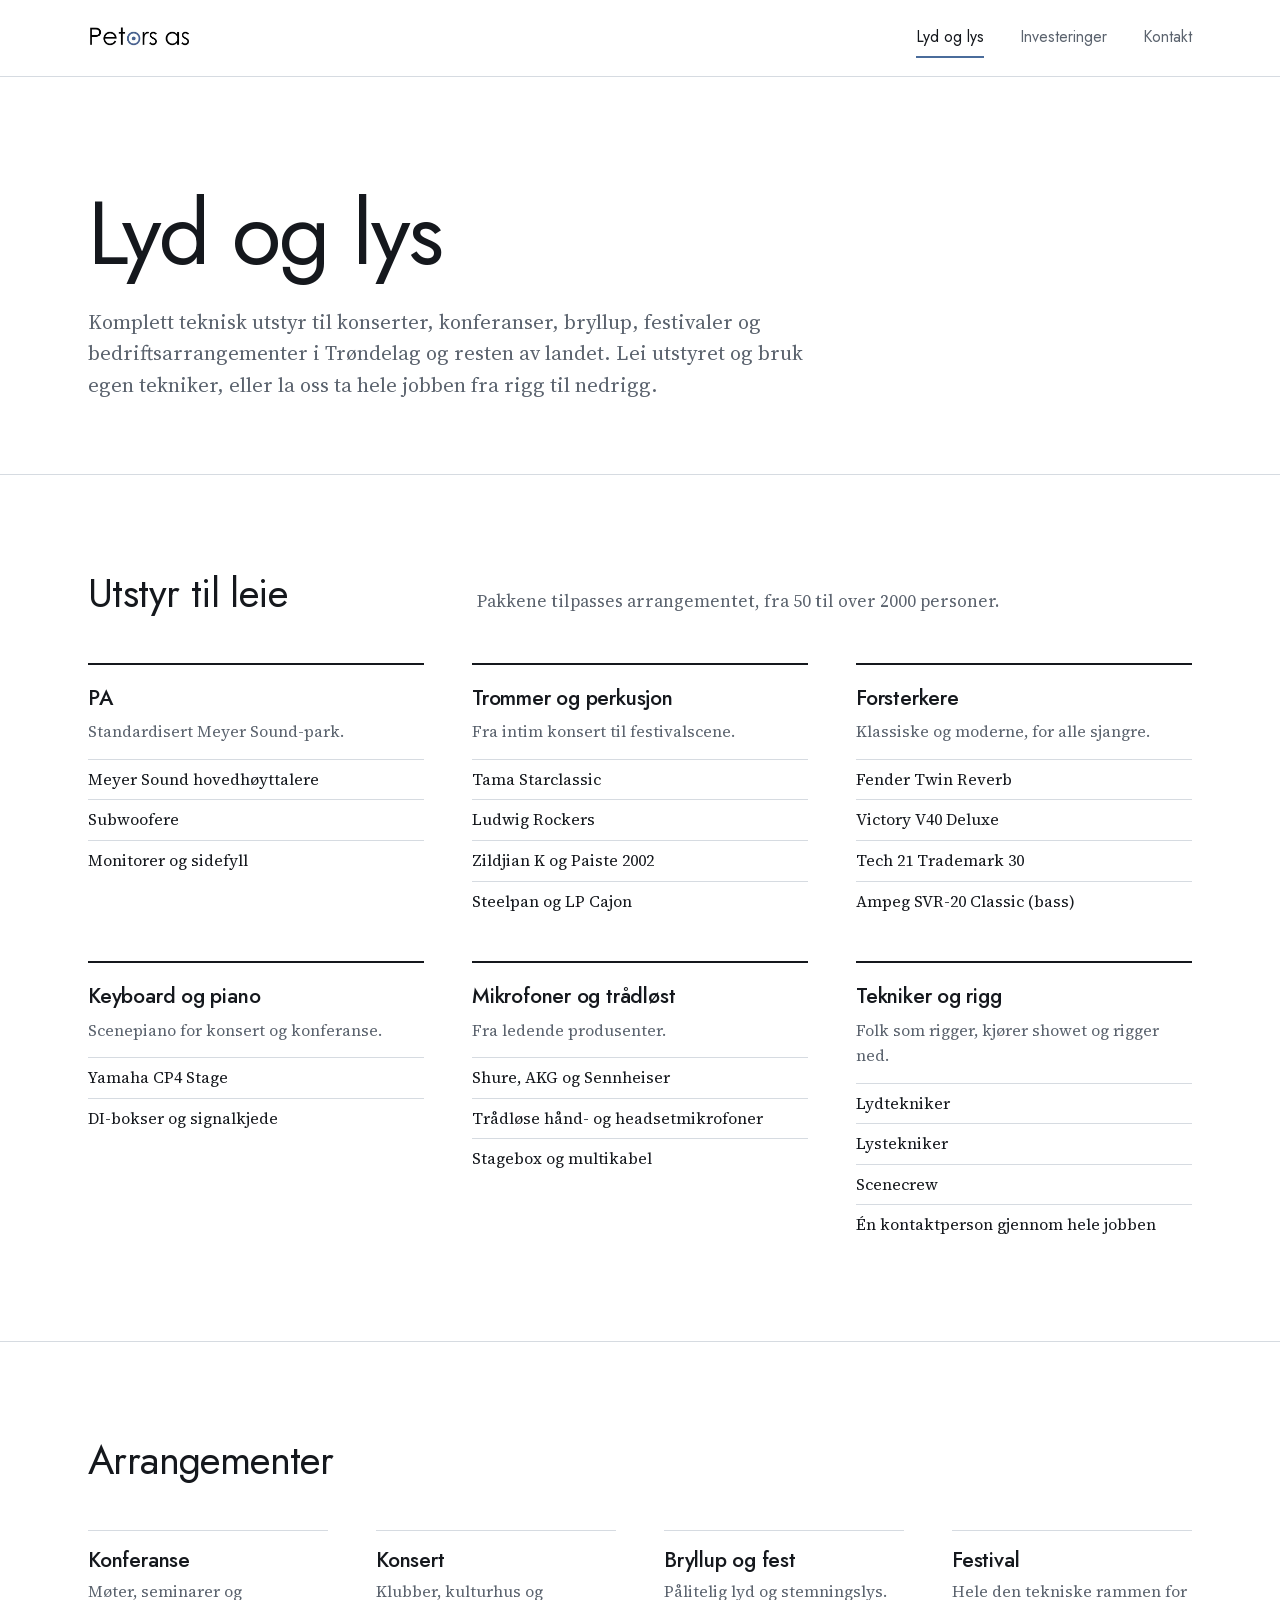
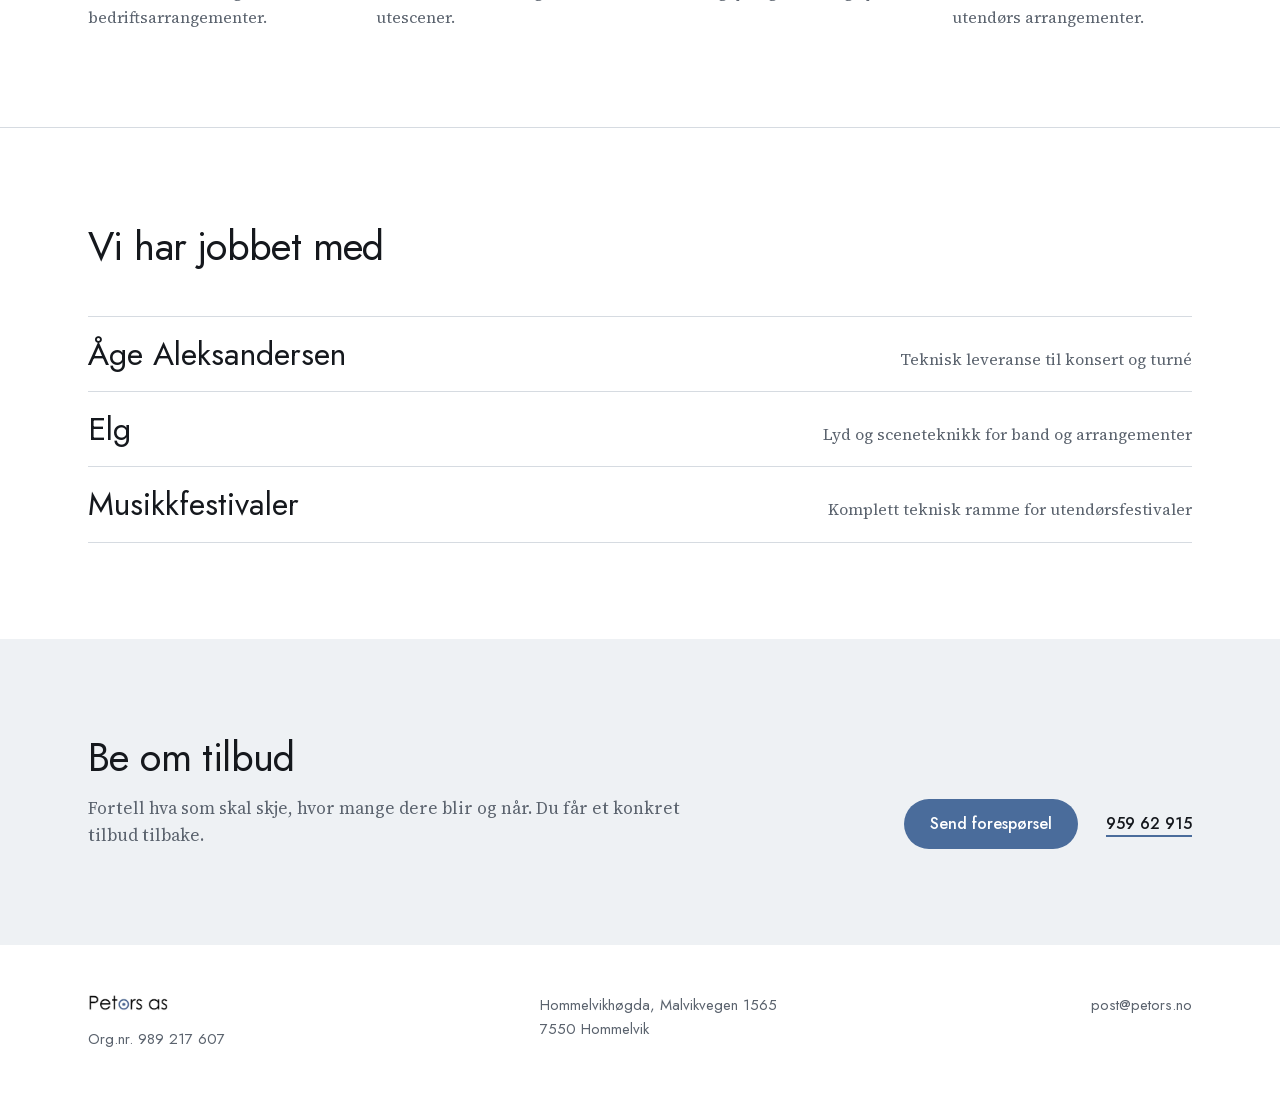
<file: lyd-og-lys.html>
<!doctype html>
<html lang="nb">
<head>
<meta charset="utf-8">
<meta name="viewport" content="width=device-width,initial-scale=1">
<title>Lyd og lys — Petors</title>
<meta name="description" content="Utleie av lyd-, lys- og sceneutstyr med eller uten tekniker. Konsert, konferanse, bryllup og festival.">
<link rel="icon" href="mark.svg" type="image/svg+xml">
<link rel="canonical" href="https://paalis.github.io/Petors/lyd-og-lys.html">
<meta property="og:type" content="website">
<meta property="og:site_name" content="Petors">
<meta property="og:locale" content="nb_NO">
<meta property="og:title" content="Lyd og lys — Petors">
<meta property="og:description" content="Utleie av lyd-, lys- og sceneutstyr med eller uten tekniker. Konsert, konferanse, bryllup og festival.">
<meta property="og:url" content="https://paalis.github.io/Petors/lyd-og-lys.html">
<meta property="og:image" content="https://paalis.github.io/Petors/img/og.jpg">
<meta property="og:image:width" content="1200">
<meta property="og:image:height" content="630">
<meta property="og:image:alt" content="Petors-merket med teksten Lyd, lys og investeringer.">
<meta name="twitter:card" content="summary_large_image">
<link rel="preload" href="fonts/jost-latin.woff2" as="font" type="font/woff2" crossorigin>
<link rel="preload" href="fonts/source-serif-4-latin.woff2" as="font" type="font/woff2" crossorigin>
<link rel="stylesheet" href="styles.css?v=10">
<style>
  .events{display:grid;grid-template-columns:repeat(4,minmax(0,1fr));gap:32px 48px}
  .events > div{border-top:1px solid var(--rule);padding-top:16px}
  .events h3{margin-bottom:6px}
  .events p{font-size:16px;color:var(--ink-2)}

  .refs{list-style:none;font-family:var(--sans);font-size:clamp(24px,2.6vw,32px);line-height:1.2}
  .refs li{display:flex;justify-content:space-between;align-items:baseline;gap:24px;padding:18px 0;border-top:1px solid var(--rule)}
  .refs li:last-child{border-bottom:1px solid var(--rule)}
  .refs small{font-family:var(--serif);font-size:16px;color:var(--ink-2);text-align:right;max-width:24em}

  @media (max-width:900px){.events{grid-template-columns:repeat(2,minmax(0,1fr))}}
  @media (max-width:600px){
    .events{grid-template-columns:1fr}
    .refs li{flex-direction:column;gap:4px}
    .refs small{text-align:left}
  }
</style>
</head>
<body>

<nav class="site-nav" aria-label="Hovedmeny">
  <div class="wrap">
    <a href="index.html" class="brand"><img src="logo.webp" width="400" height="110" alt="Petors as – til forsiden"></a>
    <div class="nav-links">
      <a href="lyd-og-lys.html" aria-current="page">Lyd og lys</a>
      <a href="investeringer.html">Investeringer</a>
      <a href="kontakt.html">Kontakt</a>
    </div>
  </div>
</nav>

<main>
  <header class="page-head">
    <div class="wrap">
      <h1>Lyd og lys</h1>
      <p class="lede">Komplett teknisk utstyr til konserter, konferanser, bryllup, festivaler og bedriftsarrangementer i Trøndelag og resten av landet. Lei utstyret og bruk egen tekniker, eller la oss ta hele jobben fra rigg til nedrigg.</p>
    </div>
  </header>

  <section class="section" id="utstyr">
    <div class="wrap">
      <div class="section-head">
        <h2>Utstyr til leie</h2>
        <p>Pakkene tilpasses arrangementet, fra 50 til over 2000 personer.</p>
      </div>
      <div class="grid equip">
        <details open>
          <summary><h3>PA</h3><p>Standardisert Meyer Sound-park.</p></summary>
          <ul>
            <li>Meyer Sound hovedhøyttalere</li>
            <li>Subwoofere</li>
            <li>Monitorer og sidefyll</li>
          </ul>
        </details>
        <details open>
          <summary><h3>Trommer og perkusjon</h3><p>Fra intim konsert til festivalscene.</p></summary>
          <ul>
            <li>Tama Starclassic</li>
            <li>Ludwig Rockers</li>
            <li>Zildjian K og Paiste 2002</li>
            <li>Steelpan og LP Cajon</li>
          </ul>
        </details>
        <details open>
          <summary><h3>Forsterkere</h3><p>Klassiske og moderne, for alle sjangre.</p></summary>
          <ul>
            <li>Fender Twin Reverb</li>
            <li>Victory V40 Deluxe</li>
            <li>Tech 21 Trademark 30</li>
            <li>Ampeg SVR-20 Classic (bass)</li>
          </ul>
        </details>
        <details open>
          <summary><h3>Keyboard og piano</h3><p>Scenepiano for konsert og konferanse.</p></summary>
          <ul>
            <li>Yamaha CP4 Stage</li>
            <li>DI-bokser og signalkjede</li>
          </ul>
        </details>
        <details open>
          <summary><h3>Mikrofoner og trådløst</h3><p>Fra ledende produsenter.</p></summary>
          <ul>
            <li>Shure, AKG og Sennheiser</li>
            <li>Trådløse hånd- og headsetmikrofoner</li>
            <li>Stagebox og multikabel</li>
          </ul>
        </details>
        <details open>
          <summary><h3>Tekniker og rigg</h3><p>Folk som rigger, kjører showet og rigger ned.</p></summary>
          <ul>
            <li>Lydtekniker</li>
            <li>Lystekniker</li>
            <li>Scenecrew</li>
            <li>Én kontaktperson gjennom hele jobben</li>
          </ul>
        </details>
      </div>
    </div>
  </section>

  <section class="section">
    <div class="wrap">
      <div class="section-head">
        <h2>Arrangementer</h2>
      </div>
      <div class="events">
        <div><h3>Konferanse</h3><p>Møter, seminarer og bedriftsarrangementer.</p></div>
        <div><h3>Konsert</h3><p>Klubber, kulturhus og utescener.</p></div>
        <div><h3>Bryllup og fest</h3><p>Pålitelig lyd og stemningslys.</p></div>
        <div><h3>Festival</h3><p>Hele den tekniske rammen for utendørs arrangementer.</p></div>
      </div>
    </div>
  </section>

  <section class="section">
    <div class="wrap">
      <div class="section-head">
        <h2>Vi har jobbet med</h2>
      </div>
      <ul class="refs">
        <li>Åge Aleksandersen <small>Teknisk leveranse til konsert og turné</small></li>
        <li>Elg <small>Lyd og sceneteknikk for band og arrangementer</small></li>
        <li>Musikkfestivaler <small>Komplett teknisk ramme for utendørsfestivaler</small></li>
      </ul>
    </div>
  </section>

  <section class="closing">
    <div class="wrap">
      <div>
        <h2>Be om tilbud</h2>
        <p>Fortell hva som skal skje, hvor mange dere blir og når. Du får et konkret tilbud tilbake.</p>
      </div>
      <div class="actions">
        <a class="btn" href="mailto:pjw@petors.no?subject=Foresp%C3%B8rsel%20om%20lyd%20og%20lys">Send forespørsel</a>
        <a class="link" href="tel:+4795962915">959 62 915</a>
      </div>
    </div>
  </section>
</main>

<footer class="site-foot">
  <div class="wrap">
    <div>
      <img src="logo.webp" width="400" height="110" alt="Petors as">
      <div>Org.nr. 989 217 607</div>
    </div>
    <address>Hommelvikhøgda, Malvikvegen 1565<br>7550 Hommelvik</address>
    <div><a href="mailto:post@petors.no">post@petors.no</a></div>
  </div>
</footer>

<script>
  // på mobil starter utstyrskategoriene lukket
  if(matchMedia('(max-width:600px)').matches)document.querySelectorAll('.equip details').forEach(function(d){d.open=false});
</script>
</body>
</html>
</file>
<file: styles.css>
/* =========================================================
   PETORS — felles stilark
   Hvitt, stålgrått og logoens blå. Merket (ring + prikk)
   er det eneste grafiske elementet.
   ========================================================= */

/* fonter ligger på nettstedet selv (SIL Open Font License, se fonts/) */
@font-face{font-family:"Jost";font-style:normal;font-weight:100 900;font-display:swap;
  src:url(fonts/jost-latin.woff2) format("woff2")}
@font-face{font-family:"Source Serif 4";font-style:normal;font-weight:400;font-display:swap;
  src:url(fonts/source-serif-4-latin.woff2) format("woff2")}

:root{
  --paper:#ffffff;
  --mist:#eef1f4;
  --rule:#d6dbe1;
  --ink:#15181d;
  --ink-2:#5b636e;
  --blue:#4a6c9b;
  --blue-deep:#2f4a70;

  --sans:"Jost",system-ui,-apple-system,"Segoe UI",sans-serif;
  --serif:"Source Serif 4",Georgia,serif;

  --rings:url("data:image/svg+xml,%3Csvg xmlns='http://www.w3.org/2000/svg' viewBox='0 0 600 600' fill='none' stroke='%234a6c9b'%3E%3Ccircle cx='300' cy='300' r='288' stroke-width='1.5' opacity='.18'/%3E%3Ccircle cx='300' cy='300' r='252' stroke-width='1.5' opacity='.26'/%3E%3Ccircle cx='300' cy='300' r='216' stroke-width='1.5' opacity='.34'/%3E%3Ccircle cx='300' cy='300' r='180' stroke-width='1.5' opacity='.44'/%3E%3Ccircle cx='300' cy='300' r='144' stroke-width='1.5' opacity='.54'/%3E%3Ccircle cx='300' cy='300' r='108' stroke-width='1.5' opacity='.66'/%3E%3Ccircle cx='300' cy='300' r='72' stroke-width='1.5' opacity='.8'/%3E%3Ccircle cx='300' cy='300' r='36' stroke-width='11'/%3E%3Ccircle cx='300' cy='300' r='11.5' fill='%234a6c9b' stroke='none'/%3E%3C/svg%3E");   /* merket med ringer, til bakgrunner */

  --wrap:1200px;
  --gutter:clamp(16px,4vw,48px);
}

*{box-sizing:border-box;margin:0;padding:0}
html{-webkit-text-size-adjust:100%}
body{
  background:var(--paper);color:var(--ink);
  font-family:var(--serif);font-size:17px;line-height:1.6;
  -webkit-font-smoothing:antialiased;
}
img{max-width:100%;height:auto;display:block}
a{color:inherit}
.visually-hidden{position:absolute;width:1px;height:1px;margin:-1px;padding:0;overflow:hidden;clip:rect(0 0 0 0);white-space:nowrap;border:0}
:focus-visible{outline:2px solid var(--blue);outline-offset:3px;border-radius:2px}

.wrap{max-width:var(--wrap);margin:0 auto;padding:0 var(--gutter)}

/* ---------- typografi ---------- */
h1,h2,h3,h4,.sans{font-family:var(--sans);font-weight:400;letter-spacing:-.01em}
h1{font-size:clamp(44px,7vw,96px);line-height:1;letter-spacing:-.025em}
h2{font-size:clamp(28px,3.4vw,40px);line-height:1.1;letter-spacing:-.015em}
h3{font-size:21px;line-height:1.25;font-weight:500}
h4{font-size:17px;line-height:1.3;font-weight:500}
.lede{font-size:clamp(19px,1.6vw,22px);line-height:1.55;color:var(--ink-2);max-width:36em}
p{max-width:38em}
.muted{color:var(--ink-2)}

/* lenker i tekst */
.link{
  font-family:var(--sans);font-weight:500;font-size:16px;
  text-decoration:underline;text-decoration-color:var(--blue);
  text-decoration-thickness:2px;text-underline-offset:6px;
}
.link:hover{color:var(--blue)}

/* én knappetype: pille, som en flat ring */
.btn{
  display:inline-block;font-family:var(--sans);font-weight:500;font-size:16px;
  padding:12px 26px;border-radius:999px;text-decoration:none;
  background:var(--blue);color:#fff;
}
.btn:hover{background:var(--blue-deep)}

/* ---------- navigasjon ---------- */
.site-nav{border-bottom:1px solid var(--rule);background:var(--paper)}
.site-nav .wrap{display:flex;align-items:center;justify-content:space-between;gap:24px;height:76px}
.brand img{height:28px;width:auto}
.nav-links{display:flex;gap:clamp(18px,3vw,36px);font-family:var(--sans);font-size:16px}
.nav-links a{text-decoration:none;color:var(--ink-2);padding:6px 0;border-bottom:2px solid transparent}
.nav-links a:hover{color:var(--ink)}
.nav-links a[aria-current="page"]{color:var(--ink);border-bottom-color:var(--blue)}

/* ---------- sidetopp (undersider) ---------- */
.page-head{padding:clamp(56px,9vw,112px) 0 clamp(40px,6vw,72px)}
.page-head h1{margin-bottom:28px}

/* ---------- seksjoner ---------- */
.section{padding:clamp(56px,8vw,96px) 0;border-top:1px solid var(--rule)}
.section-head{display:grid;grid-template-columns:minmax(0,4fr) minmax(0,8fr);gap:32px;margin-bottom:48px;align-items:baseline}
.section-head p{color:var(--ink-2)}

/* rutenett med tynne linjer */
.grid{display:grid;grid-template-columns:repeat(3,minmax(0,1fr));gap:40px 48px}
.grid > *{border-top:2px solid var(--ink);padding-top:20px}
.grid h3,.grid h4{margin-bottom:8px}
.grid p{color:var(--ink-2);font-size:16px}
.grid ul{list-style:none;margin-top:14px;font-size:16px}
.grid li{padding:7px 0;border-top:1px solid var(--rule)}

/* ---------- kontaktpersoner ---------- */
.people{display:grid;grid-template-columns:repeat(3,minmax(0,1fr));gap:40px 48px}
.person{border-top:2px solid var(--ink);padding-top:20px}
.person .role{font-family:var(--sans);font-size:15px;color:var(--blue);margin-bottom:6px}
.person h3{margin-bottom:14px}
.person a{display:block;text-decoration:none;font-size:16px;padding:2px 0}
.person a:hover{color:var(--blue)}
.person .tel{font-family:var(--sans);font-size:22px;font-variant-numeric:tabular-nums}

/* ---------- avslutning / forespørsel ---------- */
.closing{background:var(--mist);padding:clamp(56px,8vw,96px) 0}
.closing .wrap{display:grid;grid-template-columns:minmax(0,7fr) minmax(0,5fr);gap:40px;align-items:end}
.closing h2{margin-bottom:16px}
.closing p{color:var(--ink-2)}
.closing .actions{display:flex;flex-wrap:wrap;gap:16px 28px;align-items:center;justify-self:end}

/* ---------- footer ---------- */
.site-foot{padding:48px 0 56px;font-family:var(--sans);font-size:15px;color:var(--ink-2)}
.site-foot .wrap{display:flex;flex-wrap:wrap;justify-content:space-between;gap:24px 48px;align-items:flex-start}
.site-foot img{height:22px;width:auto;margin-bottom:12px}
.site-foot address{font-style:normal;line-height:1.6}
.site-foot a{text-decoration:none}
.site-foot a:hover{color:var(--blue)}

/* ---------- merket: konsentriske ringer ---------- */
.rings{width:100%;height:auto;overflow:visible}
.rings .core{fill:var(--blue)}
.rings .mark{fill:none;stroke:var(--blue)}
.rings .wave{fill:none;stroke:var(--blue);stroke-width:1.5}
@media (prefers-reduced-motion:no-preference){
  .rings .wave{
    opacity:0;transform-origin:300px 300px;
    animation:wave 1.1s cubic-bezier(.2,.7,.2,1) forwards;
    animation-delay:calc(var(--i) * 110ms + 150ms);
  }
  @keyframes wave{
    from{opacity:0;transform:scale(.86)}
    to{opacity:var(--o);transform:none}
  }
}
@media (prefers-reduced-motion:reduce){
  .rings .wave{opacity:var(--o)}
}

/* ---------- responsivt ---------- */
@media (max-width:900px){
  .section-head{grid-template-columns:1fr;gap:12px}
  .grid,.people{grid-template-columns:repeat(2,minmax(0,1fr))}
  .closing .wrap{grid-template-columns:1fr}
  .closing .actions{justify-self:start}
}
/* sammenleggbart utstyr: alltid åpent på større skjermer */
.equip summary{list-style:none}
.equip summary::-webkit-details-marker{display:none}
.equip summary h3{margin-bottom:8px}
@media (min-width:601px){.equip summary{pointer-events:none}}

/* ---------- mobil ---------- */
@media (max-width:600px){
  body{font-size:16px;padding-bottom:calc(64px + env(safe-area-inset-bottom))}
  p{max-width:none}

  /* toppen: bare logoen */
  .site-nav .wrap{height:60px}
  .brand img{height:24px}

  /* menyen: fast fanelinje nederst, innen tommelens rekkevidde */
  .nav-links{
    position:fixed;left:0;right:0;bottom:0;z-index:60;
    display:grid;grid-template-columns:repeat(3,1fr);gap:0;
    background:rgba(255,255,255,.96);
    -webkit-backdrop-filter:blur(12px);backdrop-filter:blur(12px);
    border-top:1px solid var(--rule);
    padding-bottom:env(safe-area-inset-bottom);
    font-size:15px;
  }
  .nav-links a{
    display:flex;align-items:center;justify-content:center;height:64px;padding:0;
    border-bottom:0;border-top:3px solid transparent;color:var(--ink-2);
  }
  .nav-links a[aria-current="page"]{color:var(--blue);border-top-color:var(--blue);border-bottom-color:transparent}

  h1{font-size:clamp(44px,13vw,60px)}
  .page-head{padding:40px 0 36px}
  .page-head h1{margin-bottom:18px}
  .lede{font-size:18px}
  .section{padding:48px 0}
  .section-head{margin-bottom:28px}
  .grid,.people{grid-template-columns:1fr;gap:28px}

  /* store trykkflater */
  .link{display:inline-block;padding:10px 0}
  .btn,.closing .actions .link{
    display:flex;align-items:center;justify-content:center;width:100%;min-height:52px;text-align:center;
  }
  .closing .actions{flex-direction:column;align-items:stretch;gap:12px;width:100%}
  .closing .actions .link{border:1px solid var(--rule);border-radius:999px;text-decoration:none;padding:0}

  /* kontaktpersoner: ring og e-post som knapper */
  .person h3{margin-bottom:16px}
  .person a{display:flex;align-items:center;min-height:48px;padding:0 20px;border:1px solid var(--rule);border-radius:999px;margin-top:10px;font-family:var(--sans);font-size:16px}
  .person .tel{background:var(--blue);border-color:var(--blue);color:#fff;font-size:20px}
  .person .tel:hover{color:#fff;background:var(--blue-deep)}

  /* utstyr: trykk for å åpne */
  .grid.equip{gap:0}
  .grid.equip > details{border-top:1px solid var(--rule);padding-top:0}
  .grid.equip > details:last-child{border-bottom:1px solid var(--rule)}
  .equip summary{display:block;position:relative;padding:18px 44px 18px 0;cursor:pointer}
  .equip summary h3{margin-bottom:4px}
  .equip summary p{font-size:15px}
  .equip summary::after,.equip summary::before{
    content:"";position:absolute;right:6px;top:50%;width:16px;height:2px;background:var(--ink);
    transition:transform .25s ease;
  }
  .equip summary::before{transform:rotate(90deg)}
  .equip details[open] summary::before{transform:rotate(0)}
  .equip ul{margin:0 0 18px}

  /* undersider: lyst topp-felt med ringmotivet */
  .page-head{position:relative;overflow:hidden;background:var(--mist);padding:132px 0 32px}
  .page-head::before{
    content:"";position:absolute;top:-110px;right:-120px;width:340px;height:340px;
    background:var(--rings) no-repeat 0 0/100%;
    -webkit-mask-image:linear-gradient(to bottom,#000 45%,transparent 80%);mask-image:linear-gradient(to bottom,#000 45%,transparent 80%);
  }
  .page-head .wrap{position:relative}

  .site-foot{padding:40px 0 32px}
}
</file>
